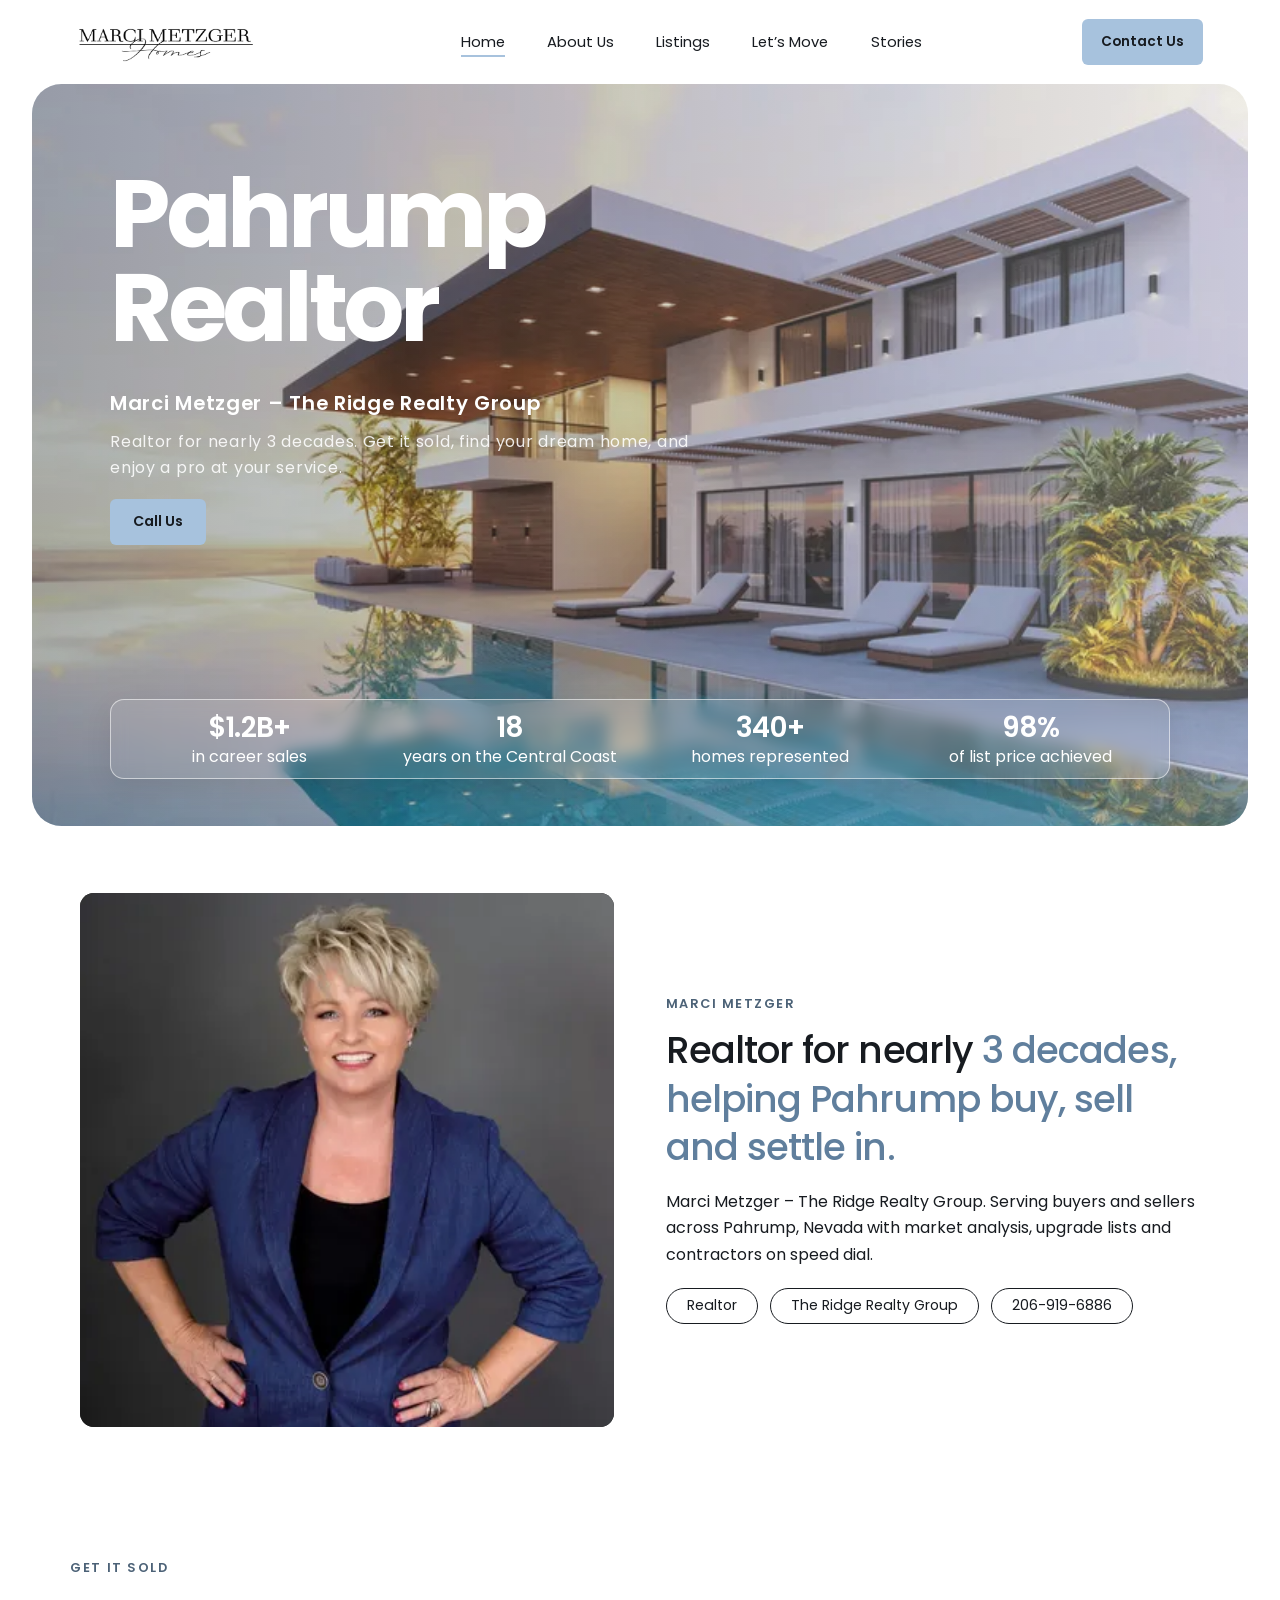
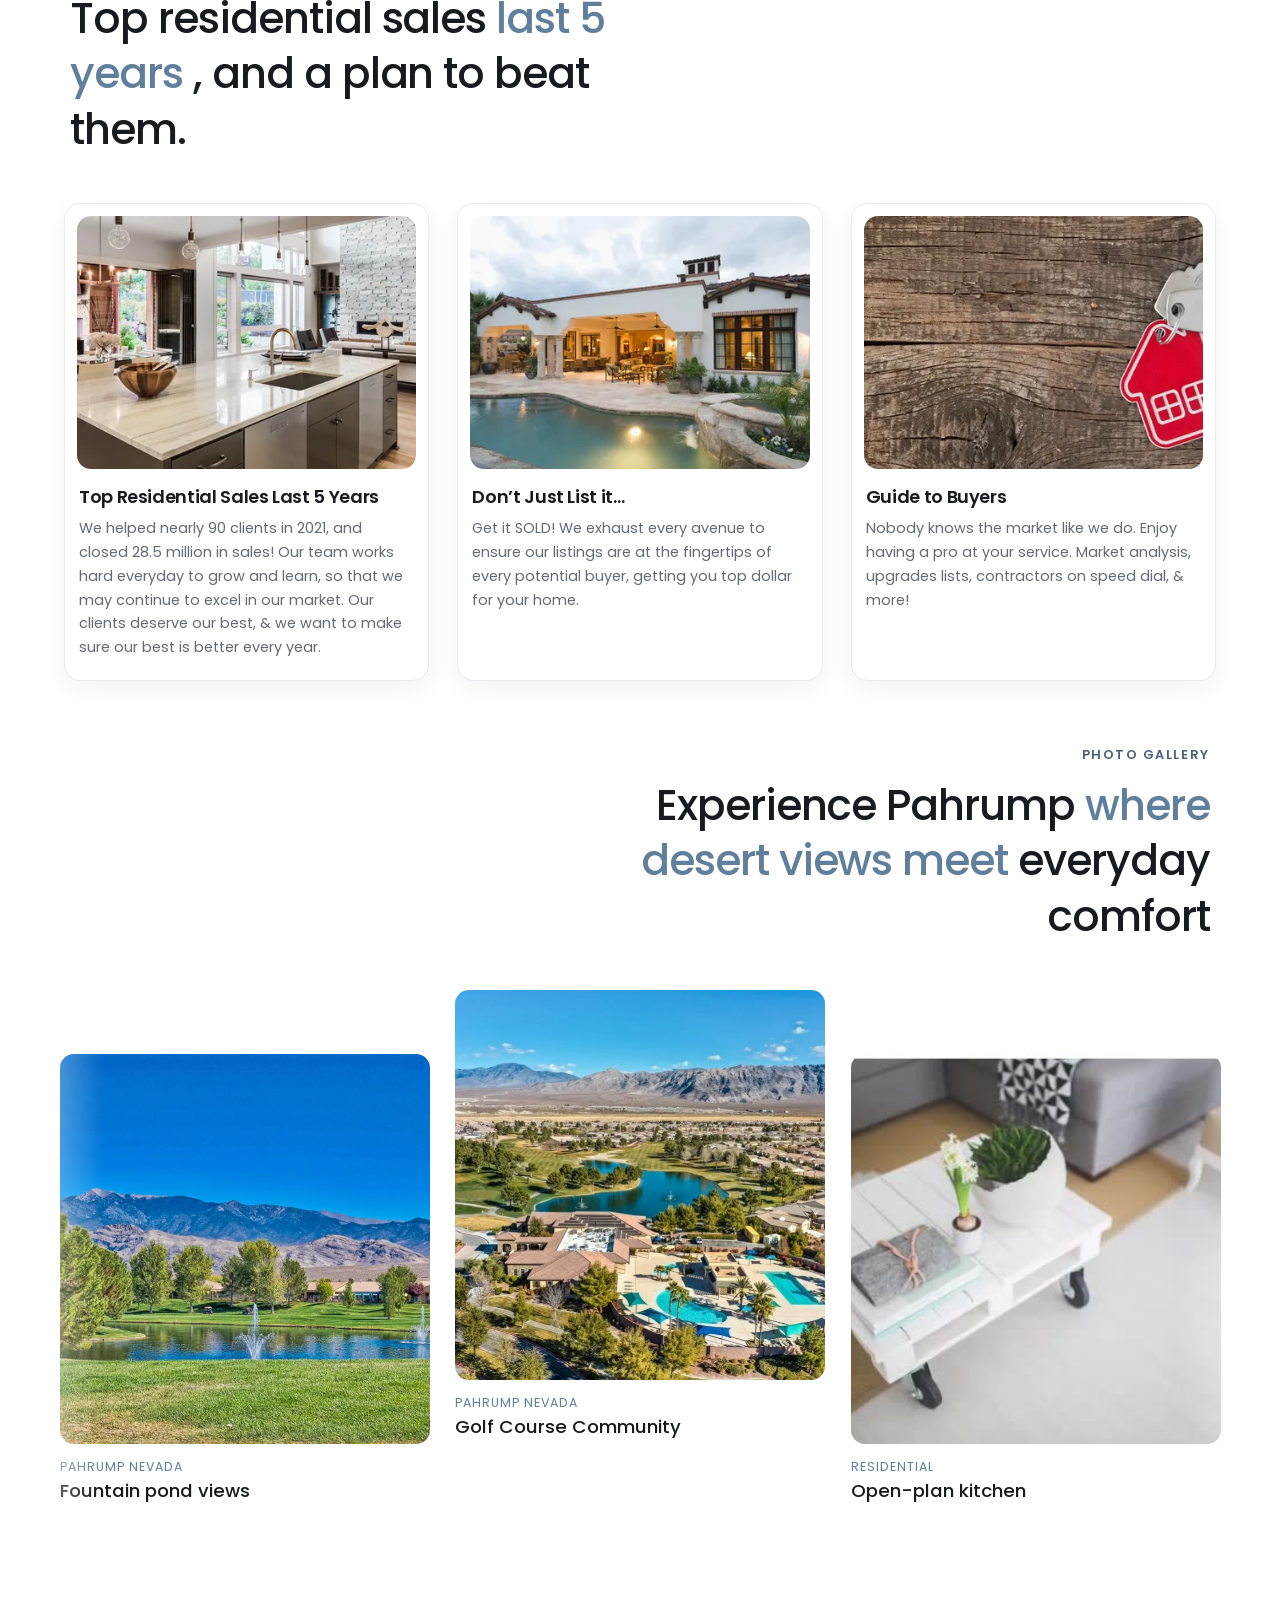
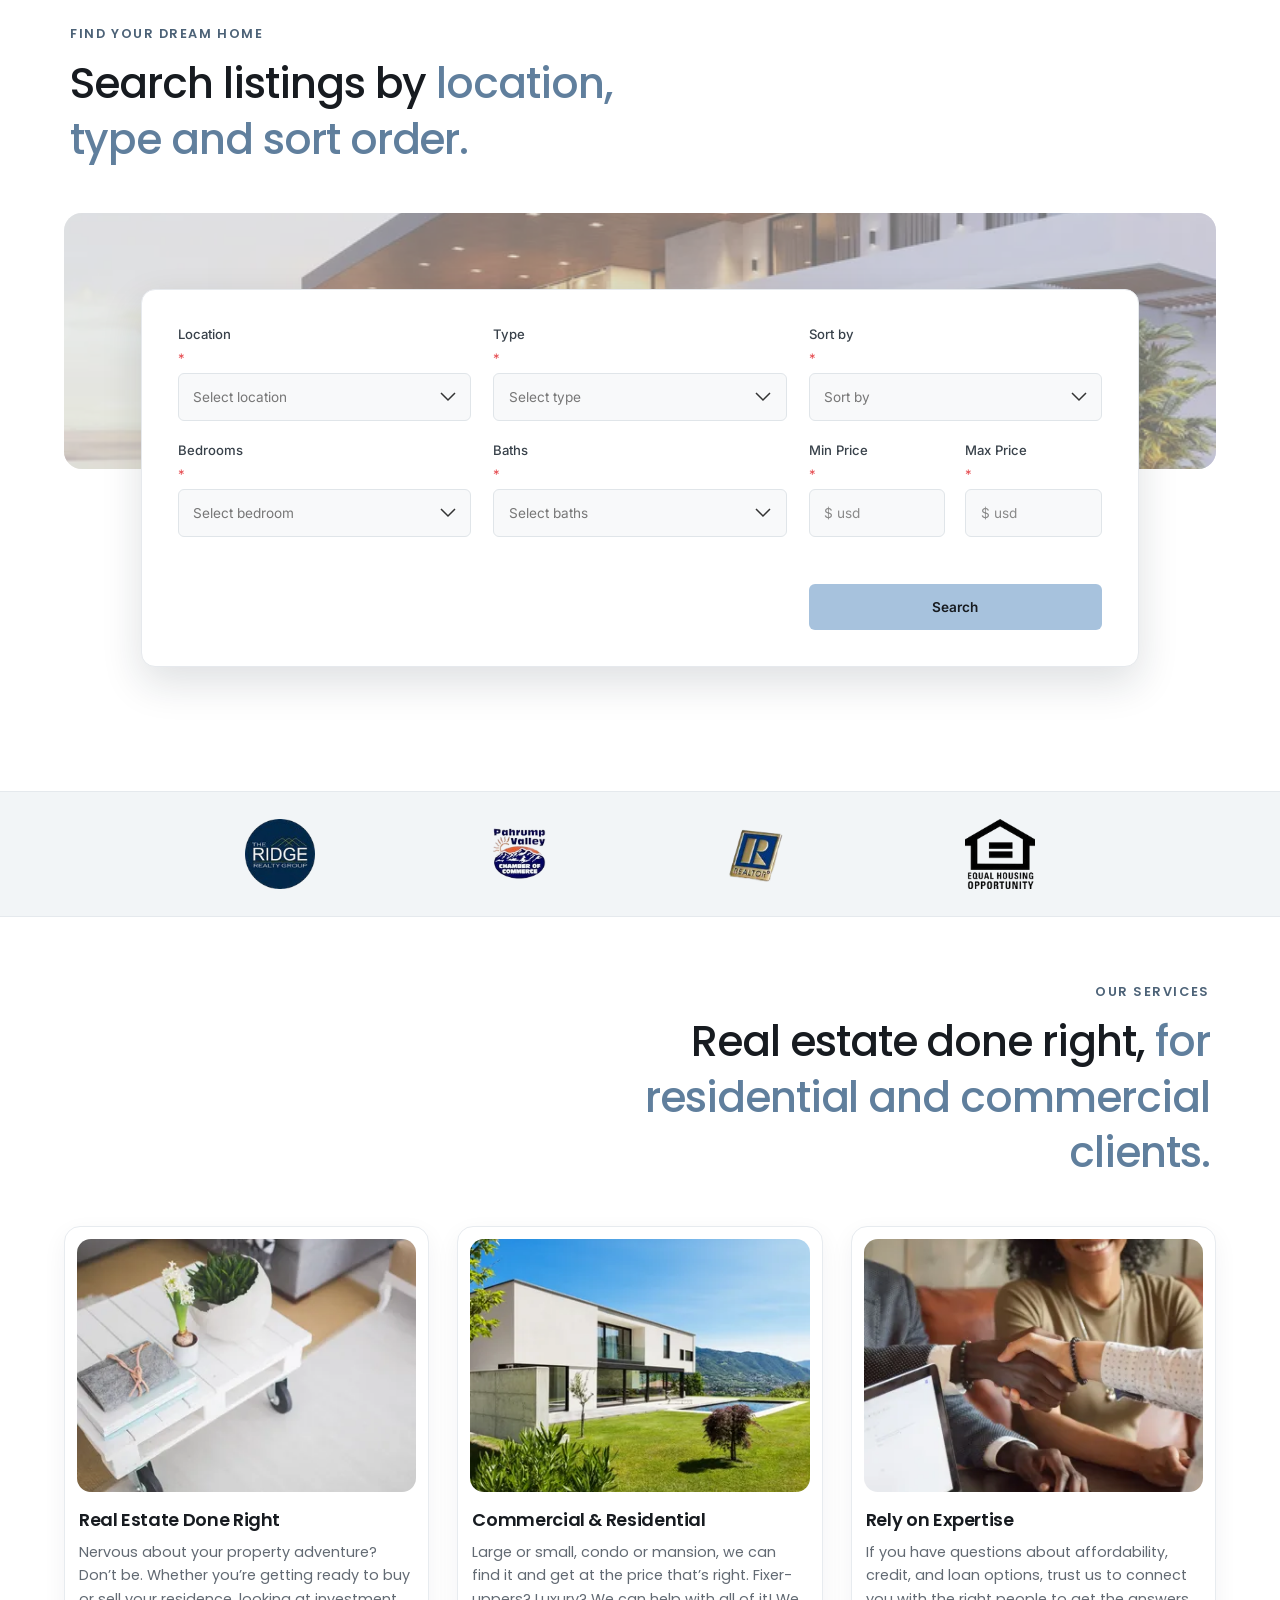
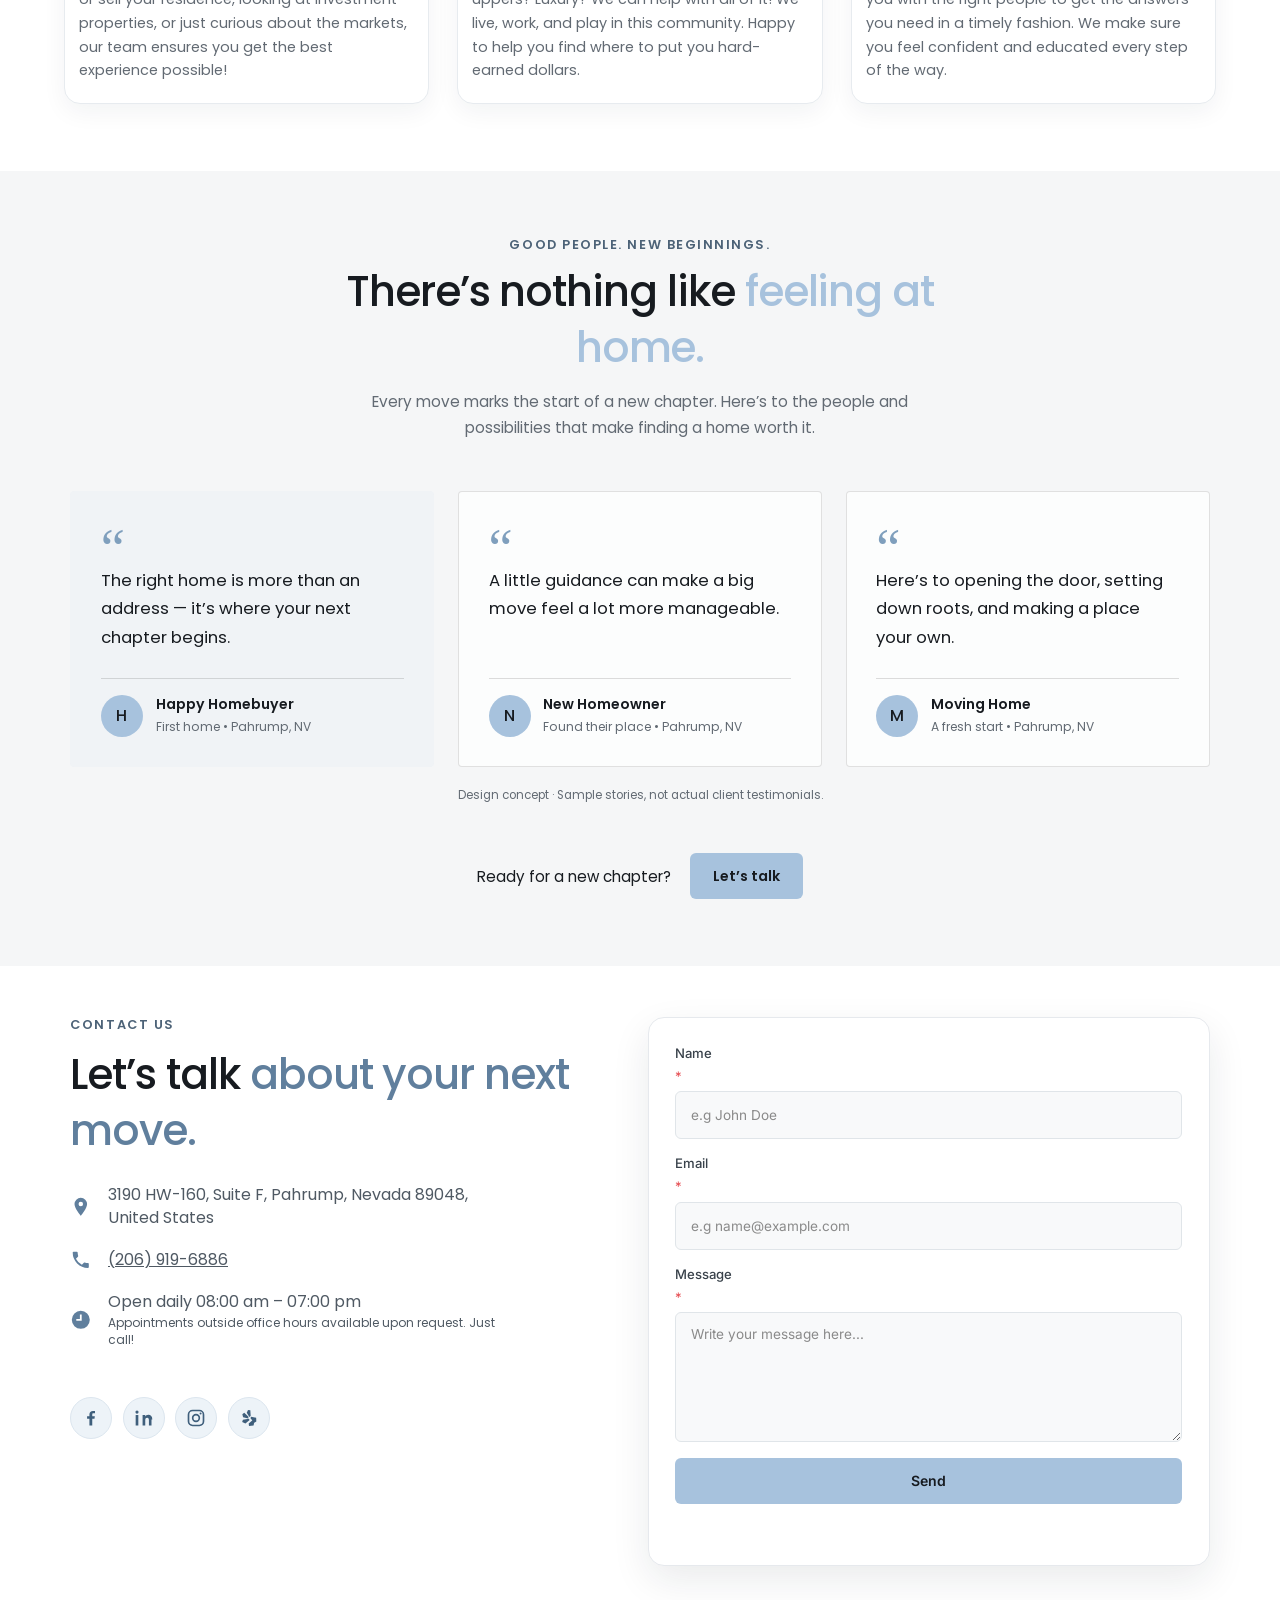
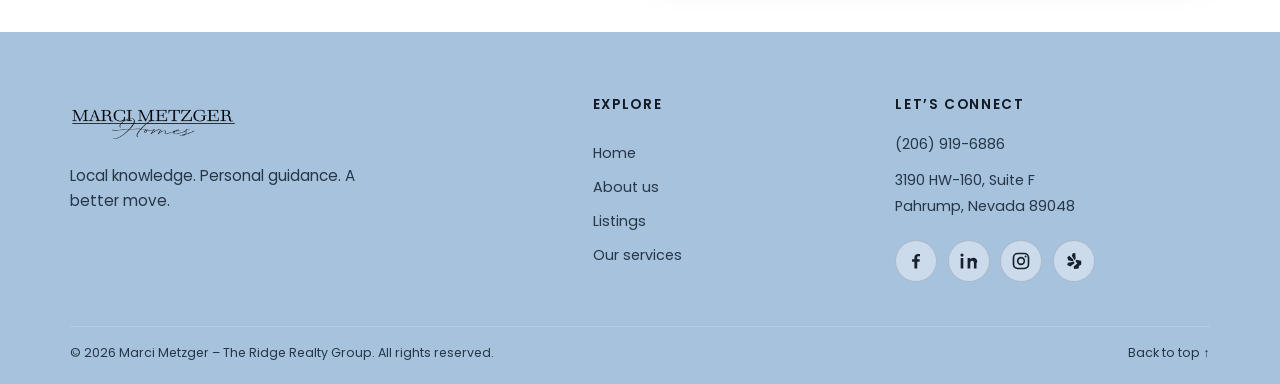
<file: index-single-file.html>
<!DOCTYPE html>
<html lang="en">
 <head>
  <meta charset="utf-8"/>
  <meta content="width=device-width,initial-scale=1,viewport-fit=cover" name="viewport"/>
  <title>
   Marci Metzger Homes | Pahrump Realtor
  </title>
  <link href="https://fonts.googleapis.com" rel="preconnect"/>
  <link crossorigin="" href="https://fonts.gstatic.com" rel="preconnect"/>
  <link href="https://fonts.googleapis.com/css2?family=Poppins:wght@400;500;600;700&amp;family=Inter:wght@400;500&amp;display=swap" rel="stylesheet"/>
  <style>
:root {
    --ink:#111;
    --blue:#a7c2dd;
    --band:#eaf0f5;
    --cream:#f4f1eb;
    --mute:#5b5b5b;
    --sh:0 4px 6px rgba(0,0,0,.22);
    box-sizing:border-box
}
*,*::before,*::after {
    box-sizing:inherit;
    margin:0
}
html {
    scroll-behavior:smooth;
    scroll-padding-top:100px
}
body {
    font:400 16px/1.6 Poppins,"Helvetica Neue",Arial,sans-serif;
    color:var(--ink);
    background:#fff;
    overflow-x:hidden;
    padding-top:126px
}
img {
    display:block;
    max-width:100%
}
a {
    color:inherit;
    text-decoration:none
}
:focus-visible {
    outline:2px solid #5b84b1;
    outline-offset:3px
}
.wrap {
    width:min(100% - 2*clamp(1rem,5vw,5rem),1204px);
    margin-inline:auto
}
section {
    padding-block:clamp(2.5rem,6.5vw,6rem)
}
.label {
    display:block;
    font-size:clamp(1.05rem,1.8vw,1.62rem);
    text-transform:uppercase;
    line-height:1.4;
    margin-bottom:clamp(.6rem,1.8vw,1.6rem)
}
h2 {
    font-size:clamp(1.5rem,2.78vw,2.5rem);
    line-height:1.5;
    font-weight:400;
    max-width:15em
}
h2 em {
    font-style:normal;
    color:var(--blue)
}
.head {
    margin-bottom:clamp(1.8rem,4.5vw,4.2rem)
}
.head.r {
    text-align:right
}
.head.r h2 {
    margin-left:auto
}
.btn {
    display:inline-flex;
    align-items:center;
    justify-content:center;
    height:38px;
    padding:0 1.7rem;
    background:var(--blue);
    color:var(--ink);
    border:0;
    border-radius:4px;
    font:400 .88rem Poppins,sans-serif;
    cursor:pointer;
    transition:transform .25s,box-shadow .25s,background .25s
}
.btn:hover {
    transform:translateY(-2px);
    box-shadow:0 8px 18px rgba(91,132,177,.35);
    background:#97b6d6
}
.pill {
    display:inline-flex;
    align-items:center;
    height:40px;
    border:1px solid var(--ink);
    border-radius:99px;
    padding:0 1.7rem;
    font-size:.88rem
}
nav.top {
    position:fixed;
    inset:0 0 auto 0;
    z-index:50;
    height:84px;
    background:#fff;
    display:grid;
    grid-template-columns:1fr auto 1fr;
    align-items:center;
    gap:1rem;
    padding:0 clamp(1rem,6vw,86px);
    transition:box-shadow .3s
}
nav.top.scrolled {
    box-shadow:0 2px 16px rgba(20,30,50,.12)
}
.logo {
    height:clamp(2.2rem,4.3vw,3.9rem);
    width:auto
}
nav.top ul {
    display:flex;
    gap:clamp(1.2rem,3.3vw,3rem);
    list-style:none;
    padding:0;
    font-size:.92rem;
    margin-left:8vw
}
nav.top ul a {
    position:relative;
    padding:.3rem 0
}
nav.top ul a::after {
    content:"";
    position:absolute;
    left:0;
    bottom:0;
    height:2px;
    width:100%;
    background:var(--blue);
    transform:scaleX(0);
    transform-origin:left;
    transition:transform .3s
}
nav.top ul a:hover::after,nav.top ul a[aria-current]::after {
    transform:scaleX(1)
}
nav.top>.btn {
    justify-self:end;
    height:34px;
    padding:0 1.2rem;
    font-size:.85rem
}
.burger {
    display:none;
    justify-self:end;
    width:2.6rem;
    height:2.6rem;
    border-radius:50%;
    border:0;
    background:var(--band);
    cursor:pointer;
    place-content:center;
    gap:6px
}
.burger span {
    display:block;
    width:18px;
    height:2px;
    background:var(--ink);
    transition:transform .3s
}
.burger[aria-expanded=true] span:first-child {
    transform:translateY(4px) rotate(45deg)
}
.burger[aria-expanded=true] span:last-child {
    transform:translateY(-4px) rotate(-45deg)
}
.bar {
    position:fixed;
    top:0;
    left:0;
    height:3px;
    width:100%;
    background:#5b84b1;
    transform:scaleX(0);
    transform-origin:left;
    z-index:60
}
.hero {
    margin:0 clamp(.5rem,2.5vw,36px);
    border-radius:clamp(18px,2.3vw,32px);
    position:relative;
    overflow:hidden;
    min-height:clamp(600px,55.5vw,820px);
    color:#fff;
    display:flex;
    flex-direction:column;
    justify-content:space-between;
    gap:2rem;
    padding:clamp(2rem,7.3vw,105px) clamp(1.1rem,6.1vw,88px) clamp(1.2rem,3.7vw,53px);
    isolation:isolate
}
.hero>img {
    position:absolute;
    inset:0;
    width:100%;
    height:100%;
    object-fit:cover;
    object-position:left center;
    z-index:-1;
    animation:zoom 2.8s cubic-bezier(.2,.7,.2,1) both
}
h1 {
    font-size:clamp(3.2rem,8.9vw,8rem);
    line-height:.95;
    font-weight:700;
    letter-spacing:-.01em
}
h1 span {
    display:block;
    overflow:hidden;
    padding-bottom:.08em;
    margin-bottom:-.08em
}
h1 i {
    display:block;
    font-style:normal;
    animation:line 1.1s cubic-bezier(.2,.8,.2,1) .25s both
}
h1 span+span i {
    animation-delay:.4s
}
.hero b {
    display:block;
    font-weight:600;
    font-size:clamp(1rem,1.55vw,1.4rem);
    letter-spacing:.1em;
    margin:clamp(1.2rem,3.9vw,3.4rem) 0 .9rem
}
.hero p {
    max-width:38rem;
    font-size:clamp(.9rem,1.25vw,1.12rem);
    letter-spacing:.1em;
    line-height:1.8;
    color:rgba(255,255,255,.88);
    margin-bottom:1.4rem
}
.hero .copy {
    animation:rise .9s .7s both
}
.hero-stats {
    display:grid;
    grid-template-columns:repeat(4,1fr);
    align-items:center;
    text-align:center;
    padding:.7rem .5rem;
    border-radius:14px;
    background:rgba(255,255,255,.1);
    border:1px solid rgba(255,255,255,.45);
    backdrop-filter:blur(4px);
    color:var(--ink);
    animation:rise .9s 1s both
}
.hero-stats strong {
    display:block;
    font-size:clamp(1.15rem,2.2vw,2rem);
    font-weight:400;
    line-height:1.4
}
.hero-stats span {
    font-size:clamp(.72rem,1.25vw,1.12rem)
}
.about {
    display:grid;
    grid-template-columns:minmax(0,480px) 1fr;
    gap:clamp(2rem,4.6vw,66px);
    align-items:center
}
.about img {
    width:100%;
    aspect-ratio:480/478;
    object-fit:cover;
    object-position:top;
    border-radius:14px;
    background:#222
}
.about .label {
    font-size:clamp(1.1rem,1.95vw,1.75rem);
    margin-bottom:1.2rem
}
.about h2 {
    font-size:clamp(1.6rem,2.9vw,2.62rem);
    max-width:15.5em;
    margin-bottom:1.6rem
}
.about p {
    font-size:clamp(.92rem,1.25vw,1.12rem);
    max-width:36em;
    margin-bottom:1.6rem;
    line-height:1.6
}
.about .meta {
    display:flex;
    gap:1.2rem;
    flex-wrap:wrap
}
.cards {
    display:grid;
    grid-template-columns:repeat(3,1fr);
    gap:clamp(1rem,3vw,2.75rem);
    width:min(100% - 2*clamp(1rem,5vw,5rem),1204px);
    margin-inline:auto
}
.wrap .cards {
    width:auto
}
.c {
    background:#fff;
    border-radius:12px;
    box-shadow:var(--sh);
    padding:12px 12px 24px;
    transition:transform .4s,box-shadow .4s
}
.c:hover {
    transform:translateY(-6px);
    box-shadow:0 14px 28px rgba(20,30,50,.2)
}
.c .im {
    overflow:hidden;
    border-radius:12px;
    aspect-ratio:348/260;
    margin-bottom:1rem
}
.c .im img {
    width:100%;
    height:100%;
    object-fit:cover;
    transition:transform .6s
}
.c:hover .im img {
    transform:scale(1.05)
}
.c h3 {
    font-size:clamp(.95rem,1.4vw,1.25rem);
    font-weight:500;
    margin-bottom:.5rem;
    line-height:1.4
}
.c p {
    font-size:clamp(.8rem,.98vw,.88rem);
    line-height:1.65
}
.c h3,.c p {
    padding-inline:2px
}
.gal {
    overflow:hidden
}
.scroller {
    display:flex;
    align-items:flex-start;
    gap:28px;
    overflow-x:auto;
    scrollbar-width:none;
    cursor:grab;
    padding-bottom:3.5rem;
    -webkit-mask-image:linear-gradient(90deg,rgba(0,0,0,.35),#000 8%,#000 92%,rgba(0,0,0,.35));
    mask-image:linear-gradient(90deg,rgba(0,0,0,.35),#000 8%,#000 92%,rgba(0,0,0,.35))
}
.scroller::-webkit-scrollbar {
    display:none
}
.scroller.drag {
    cursor:grabbing;
    user-select:none
}
.g {
    flex:0 0 min(72vw,370px);
    transition:transform .4s
}
.g:nth-child(even) {
    margin-top:64px
}
.g:hover {
    transform:translateY(-6px)
}
.g .im {
    aspect-ratio:370/390;
    border-radius:16px;
    overflow:hidden;
    margin-bottom:.9rem
}
.g img {
    width:100%;
    height:100%;
    object-fit:cover;
    transition:transform .6s;
    pointer-events:none
}
.g:hover img {
    transform:scale(1.06)
}
.g small {
    display:block;
    color:var(--blue);
    font-size:.9rem;
    line-height:1.4
}
.g strong {
    font-weight:500;
    font-size:1.2rem;
    line-height:1.4
}
.find-area {
    position:relative;
    padding-top:clamp(70px,6.9vw,100px);
    width:min(100% - 2*clamp(1rem,5vw,5rem),1214px);
    margin-inline:auto
}
.find-area>img {
    position:absolute;
    top:0;
    left:0;
    width:100%;
    height:clamp(210px,20vw,288px);
    object-fit:cover;
    border-radius:16px
}
.find {
    position:relative;
    width:min(100% - 2*clamp(.8rem,6vw,84px),1054px);
    margin-inline:auto;
    background:#fff;
    border-radius:12px;
    box-shadow:0 4px 12px rgba(0,0,0,.25);
    padding:clamp(1.2rem,2.8vw,40px);
    display:grid;
    grid-template-columns:repeat(3,1fr);
    gap:clamp(.9rem,1.5vw,1.3rem) clamp(.9rem,1.7vw,24px)
}
.find .pr {
    display:grid;
    grid-template-columns:1fr 1fr;
    gap:20px
}
.find .btn {
    grid-column:3;
    margin-top:clamp(.6rem,2vw,1.8rem);
    font-family:Inter,sans-serif;
    font-size:.85rem
}
label {
    display:grid;
    gap:.35rem;
    font:400 .8rem Inter,sans-serif;
    color:#555
}
label b {
    color:#e5484d;
    font-weight:400
}
select,input,textarea {
    font:400 .85rem Inter,sans-serif;
    color:var(--ink);
    height:48px;
    padding:0 .9rem;
    border:1px solid transparent;
    border-radius:4px;
    background-color:var(--cream);
    width:100%
}
textarea {
    height:130px;
    padding:.8rem .9rem;
    resize:vertical
}
input::placeholder,textarea::placeholder {
    color:#8a8a8a
}
select {
    appearance:none;
    color:#777;
    background-image:url("data:image/svg+xml,%3Csvg xmlns='http://www.w3.org/2000/svg' width='16' height='10' fill='none' stroke='%23333' stroke-width='1.5'%3E%3Cpath d='m1 1 7 7 7-7'/%3E%3C/svg%3E");
    background-repeat:no-repeat;
    background-position:right .9rem center
}
select:focus,input:focus,textarea:focus {
    outline:2px solid #5b84b1;
    background-color:#fff
}
.logos {
    background:var(--band);
    height:126px;
    display:grid;
    grid-template-columns:repeat(4,minmax(0,240px));
    justify-content:center;
    align-items:center;
    justify-items:center;
    margin-top:clamp(2.5rem,9.7vw,140px)
}
.logos img {
    height:clamp(3rem,5.5vw,5rem);
    width:auto;
    mix-blend-mode:multiply;
    transition:transform .3s
}
.logos img:hover {
    transform:scale(1.1)
}
.contact {
    display:grid;
    grid-template-columns:1fr minmax(0,562px);
    gap:clamp(2rem,5vw,70px);
    align-items:start
}
.contact .label {
    font-size:clamp(1.3rem,2.2vw,2rem)
}
.contact h2 {
    max-width:12em;
    margin-bottom:1.6rem
}
.contact ul {
    list-style:none;
    padding:0;
    display:grid;
    gap:1.1rem;
    margin-bottom:3rem;
    font-size:1rem;
    line-height:1.4
}
.contact li {
    display:flex;
    gap:1rem;
    align-items:center;
    max-width:28rem
}
.contact li svg {
    flex:none;
    width:1.2rem;
    height:1.2rem
}
.contact small {
    display:block;
    font-size:.75rem;
    margin-top:.1rem
}
.soc {
    display:flex;
    gap:14px
}
.soc a {
    transition:transform .3s
}
.soc a:hover {
    transform:translateY(-3px)
}
.soc img {
    width:36px;
    height:36px
}
.form {
    background:#fff;
    border-radius:12px;
    box-shadow:0 4px 8px rgba(0,0,0,.25);
    padding:clamp(1.2rem,2.1vw,30px);
    display:grid;
    gap:1.1rem
}
.form .btn {
    width:100%;
    font-family:Inter,sans-serif
}
footer {
    background:var(--blue);
    padding:clamp(3rem,5.5vw,80px) 0 clamp(3rem,7.5vw,108px)
}
footer .in {
    width:min(100% - 2*clamp(1rem,5vw,5rem),1214px);
    margin-inline:auto;
    display:grid;
    gap:1.6rem;
    justify-items:start
}
footer .logo {
    height:clamp(2.6rem,4.5vw,4rem);
    mix-blend-mode:multiply
}
footer p {
    font-size:1.1rem
}
@keyframes rise {
    from {
        opacity:0;
        transform:translateY(24px)
    }
}
@keyframes line {
    from {
        transform:translateY(105%)
    }
}
@keyframes zoom {
    from {
        transform:scale(1.14)
    }
}
.rv {
    opacity:0;
    transform:translateY(28px);
    transition:opacity .8s cubic-bezier(.2,.7,.2,1) var(--d,0s),transform .8s cubic-bezier(.2,.7,.2,1) var(--d,0s)
}
.rv.in {
    opacity:1;
    transform:none
}
@media(max-width:900px) {
    body {
        padding-top:96px
    }
    nav.top {
        grid-template-columns:1fr auto
    }
    nav.top>.btn {
        display:none
    }
    .burger {
        display:grid
    }
    nav.top ul {
        position:absolute;
        top:100%;
        left:.8rem;
        right:.8rem;
        flex-direction:column;
        gap:0;
        margin:0;
        background:#fff;
        box-shadow:var(--sh);
        border-radius:16px;
        padding:.5rem;
        opacity:0;
        pointer-events:none;
        transform:translateY(-8px);
        transition:.3s
    }
    nav.top ul.open {
        opacity:1;
        pointer-events:auto;
        transform:none
    }
    nav.top ul a {
        display:block;
        padding:.8rem 1rem
    }
    .hero {
        min-height:560px
    }
    .about,.contact,.cards {
        grid-template-columns:1fr
    }
    .about img {
        max-width:26rem
    }
    .hero-stats {
        grid-template-columns:1fr 1fr;
        row-gap:.6rem
    }
    .find {
        grid-template-columns:1fr 1fr
    }
    .find .btn {
        grid-column:1/-1
    }
    .logos {
        grid-template-columns:1fr 1fr;
        height:auto;
        padding:1.4rem 0;
        row-gap:1rem
    }
    .head.r {
        text-align:left
    }
    .head.r h2 {
        margin-left:0
    }
    .g:nth-child(even) {
        margin-top:40px
    }
}
@media(max-width:520px) {
    .find,.find .pr {
        grid-template-columns:1fr
    }
    .hero>img {
        object-position:30% center
    }
}
@media(prefers-reduced-motion:reduce) {
    *,*::before,*::after {
        animation:none!important;
        transition:none!important
    }
    .rv {
        opacity:1;
        transform:none
    }
}


/* Consistent visual polish: stronger hierarchy, balanced spacing and responsive components. */
:root {
    --ink: #171b20;
    --blue: #a7c2dd;
    --band: #f0f3f6;
    --cream: #f5f6f7;
    --mute: #626a73;
    --sh: 0 12px 32px rgba(18, 30, 44, .10);
}
body { color: var(--ink); line-height: 1.7; }
section { padding-block: clamp(3.5rem, 7vw, 6.75rem); }
.wrap { width: min(100% - 2 * clamp(1.25rem, 5.5vw, 5.5rem), 1204px); }
.label { letter-spacing: .12em; font-size: clamp(.78rem, 1vw, .9rem); font-weight: 600; color: #4c6277; margin-bottom: .85rem; }
h2 { font-size: clamp(1.8rem, 3.3vw, 3rem); line-height: 1.2; letter-spacing: -.035em; font-weight: 500; }
h2 em { color: #607f9d; }
.head { margin-bottom: clamp(2rem, 4vw, 3.5rem); }
.btn { min-height: 46px; height: auto; padding: .75rem 1.45rem; border-radius: 6px; font-weight: 600; }
.btn:hover { background: #91b0cf; }
.hero { min-height: clamp(620px, 58vw, 800px); padding: clamp(2.5rem, 6vw, 5.5rem) clamp(1.25rem, 6.1vw, 5.5rem) clamp(1.5rem, 3.7vw, 3.25rem); }
.hero>img { z-index: -2; object-position: center; }
.hero::before { content: ""; position: absolute; inset: 0; z-index: -1; pointer-events: none; background: linear-gradient(90deg, rgba(0,0,0,.94) 0%, rgba(0,0,0,.78) 30%, rgba(232,232,232,.30) 100%); }
.hero h1 { font-size: clamp(3.25rem, 7.5vw, 7rem); letter-spacing: -.045em; line-height: .98; }
.hero b { letter-spacing: .035em; }
.hero p { letter-spacing: .01em; }
.hero-stats { color: #fff; background: rgba(0,0,0,.25); border: 1px solid rgba(255,255,255,.42); backdrop-filter: blur(10px); padding: 1rem .75rem; }
.hero-stats strong { color: #fff; font-weight: 600; letter-spacing: -.025em; }
.hero-stats span { color: rgba(255,255,255,.96); }
.about { gap: clamp(2.5rem, 6vw, 5.5rem); }
.about img, .c .im, .g .im { border-radius: 14px; }
.cards { gap: clamp(1.25rem, 2.4vw, 2rem); }
.c { padding: clamp(.75rem, 1.2vw, 1rem); border: 1px solid #e7ebef; border-radius: 16px; box-shadow: 0 8px 24px rgba(22,35,48,.055); background: #fff; }
.c h3 { font-size: clamp(1.05rem, 1.4vw, 1.25rem); font-weight: 600; letter-spacing: -.02em; }
.c p { color: var(--mute); font-size: .9rem; line-height: 1.75; }
.scroller { gap: clamp(1rem, 2vw, 1.75rem); padding-inline: clamp(1rem, 5vw, 5rem); }
.g { flex-basis: min(72vw, 370px); }
.g small { color: #607f9d; font-size: .78rem; text-transform: uppercase; letter-spacing: .08em; }
.g strong { display: block; margin-top: .15rem; font-size: 1.15rem; }
.find-area { padding-top: clamp(78px, 7.5vw, 110px); }
.find-area>img { border-radius: 18px; z-index: 0; }
.find-area::before { content: ""; position: absolute; z-index: 1; top: 0; left: 0; width: 100%; height: clamp(210px,20vw,288px); border-radius: 18px; background: rgba(217,217,217,.49); pointer-events: none; }
.find { z-index: 2; gap: clamp(1rem, 1.7vw, 1.4rem); border: 1px solid #e6e9ed; border-radius: 14px; box-shadow: 0 16px 40px rgba(22,35,48,.14); }
label { gap: .45rem; color: #38414a; font-size: .82rem; font-weight: 500; }
select, input, textarea { border-color: #e0e5e9; border-radius: 6px; background-color: #f8f9fa; }
.logos { background: #f2f5f7; border-block: 1px solid #e5e9ed; }
.contact { gap: clamp(2.5rem, 6vw, 5.5rem); align-items: start; }
.contact ul { color: #4f5963; gap: 1.25rem; }
.contact li svg { color: #607f9d; width: 1.35rem; height: 1.35rem; }
.form { border: 1px solid #e6e9ed; border-radius: 16px; box-shadow: 0 14px 38px rgba(22,35,48,.09); gap: 1.2rem; }
.soc { display: flex; align-items: center; gap: .65rem; }
.social-link { display: inline-grid; place-items: center; width: 42px; height: 42px; border-radius: 50%; background: rgba(167,194,221,.18); color: #eaf2f9; border: 1px solid rgba(255,255,255,.2); transition: transform .25s, background .25s, color .25s; }
.social-link svg { width: 20px; height: 20px; display: block; }
.contact .social-link { color: #3f5f7c; background: #edf3f8; border-color: #dce6ef; }
.social-link:hover { transform: translateY(-3px); background: var(--blue); color: #17212b; }
.site-footer { margin-top: 1rem; background: #17212b; color: #f4f6f8; padding: clamp(3rem, 6vw, 5rem) 0 1.25rem; }
.footer-top { width: min(100% - 2 * clamp(1.25rem, 5.5vw, 5.5rem), 1204px); margin-inline: auto; display: grid; grid-template-columns: 1.5fr .8fr 1fr; gap: clamp(2rem, 5vw, 5rem); padding-bottom: clamp(2rem, 4vw, 3.5rem); }
.footer-brand .logo { height: clamp(2.5rem, 4vw, 3.5rem); width: auto; max-width: 100%; object-fit: contain; mix-blend-mode: normal; object-position: left center; }
.footer-brand p { max-width: 19rem; color: #c3ccd5; font-size: .95rem; margin-top: 1rem; }
.footer-top h2 { font-size: .85rem; text-transform: uppercase; letter-spacing: .12em; font-weight: 600; margin-bottom: 1.1rem; color: #fff; }
.footer-nav { display: grid; align-content: start; justify-items: start; gap: .65rem; }
.footer-nav a, .footer-contact > a, .footer-contact p { color: #c3ccd5; font-size: .9rem; transition: color .2s; }
.footer-nav a:hover, .footer-contact > a:hover, .footer-bottom a:hover { color: #fff; }
.footer-contact p { margin: .75rem 0 1.25rem; line-height: 1.8; }
.footer-bottom { width: min(100% - 2 * clamp(1.25rem, 5.5vw, 5.5rem), 1204px); margin-inline: auto; padding-top: 1.2rem; border-top: 1px solid rgba(255,255,255,.16); display: flex; justify-content: space-between; align-items: center; gap: 1rem; }
.footer-bottom p, .footer-bottom a { color: #aeb9c4; font-size: .78rem; }
.footer-bottom a { white-space: nowrap; }
@media(max-width:900px) {
 .hero { min-height: 620px; }
 .footer-top { grid-template-columns: 1fr 1fr; }
 .footer-brand { grid-column: 1 / -1; }
}
@media(max-width:520px) {
 .hero { min-height: 680px; }
 .hero::before { background: linear-gradient(90deg, rgba(0,0,0,.9) 0%, rgba(0,0,0,.72) 55%, rgba(232,232,232,.18) 100%); }
 .hero-stats { gap: .6rem .25rem; padding: .8rem .4rem; }
 .hero-stats span { display: block; line-height: 1.4; }
 .footer-top { grid-template-columns: 1fr; gap: 2rem; }
 .footer-brand { grid-column: auto; }
 .footer-bottom { align-items: flex-start; flex-direction: column; }
}

  

/* Hero treatment: preserve the reference image, subtle gradient, and glass statistics panel. */
.hero { color: #fff; }
.hero::before {
  background: linear-gradient(90deg, rgba(0, 0, 0, 0.30) 0%, rgba(232, 232, 232, 0.30) 100%);
}
.hero-stats {
  color: #fff;
  background: rgba(255, 255, 255, 0.10);
  border: 1px solid rgba(255, 255, 255, 0.55);
  -webkit-backdrop-filter: blur(8px);
  backdrop-filter: blur(8px);
  box-shadow: 0 8px 28px rgba(0, 0, 0, 0.08);
}
.hero-stats strong,
.hero-stats span { color: #fff; }
@media (max-width: 520px) {
  .hero::before {
    background: linear-gradient(90deg, rgba(0, 0, 0, 0.30) 0%, rgba(232, 232, 232, 0.30) 100%);
  }
}

/* Consistent section eyebrow sizing and light-blue footer for the black logo. */
#about .label, #contact .label, .head .label { font-size: clamp(.78rem, 1vw, .9rem); letter-spacing: .12em; font-weight: 600; margin-bottom: .85rem; }
.site-footer { background: #a7c2dd; color: #111820; }
.site-footer .footer-brand p, .site-footer .footer-nav a, .site-footer .footer-contact > a, .site-footer .footer-contact p, .site-footer .footer-bottom { color: #263747; }
.site-footer .footer-top h2 { color: #111820; }
.site-footer .social-link { color: #17212b; background: rgba(255,255,255,.42); border-color: rgba(23,33,43,.18); }
.site-footer .social-link:hover { color: #fff; background: #17212b; }
.site-footer a:hover { color: #000; }



/* Final spacing and typography refinement */
html {
  scroll-padding-top: 84px;
}
body {
  padding-top: 84px;
  font-size: 15px;
  line-height: 1.65;
}
nav.top {
  height: 84px;
}
.hero {
  margin-top: 0;
  gap: clamp(1rem, 2vw, 1.5rem);
  padding-top: clamp(1.75rem, 6.5vw, 5.75rem);
}
.hero .copy {
  max-width: 39rem;
}
.hero b {
  margin-top: clamp(1rem, 2.6vw, 2.25rem);
  margin-bottom: .7rem;
  line-height: 1.45;
}
.hero p {
  line-height: 1.65;
  letter-spacing: .045em;
  margin-bottom: 1.1rem;
}
.hero-stats {
  padding: .6rem .5rem;
  line-height: 1.4;
}
.hero-stats strong {
  line-height: 1.25;
}
.hero-stats span {
  display: block;
  line-height: 1.45;
}
section {
  padding-block: clamp(2.5rem, 5.2vw, 4.75rem);
}
.label {
  line-height: 1.3;
  margin-bottom: .65rem;
}
h2 {
  line-height: 1.32;
  letter-spacing: -.025em;
}
.head {
  margin-bottom: clamp(1.5rem, 3.5vw, 3rem);
}
.about {
  gap: clamp(1.75rem, 4vw, 3.75rem);
}
.about h2 {
  line-height: 1.3;
  margin-bottom: 1.1rem;
}
.about p {
  line-height: 1.65;
  margin-bottom: 1.25rem;
}
.about .meta {
  gap: .75rem;
}
.pill {
  height: 36px;
  padding-inline: 1.25rem;
}
.cards {
  gap: clamp(1rem, 2.2vw, 2rem);
}
.c {
  padding: 12px 12px 20px;
}
.c h3 {
  line-height: 1.35;
}
.c p {
  line-height: 1.65;
}
.find-area {
  padding-top: clamp(3.5rem, 6vw, 5rem);
}
.contact {
  gap: clamp(1.75rem, 4vw, 3.75rem);
}
.form {
  gap: 1rem;
}
.site-footer {
  margin-top: 0;
  padding-top: clamp(2.5rem, 5vw, 4rem);
}
.footer-top {
  gap: clamp(1.5rem, 4vw, 3.5rem);
  padding-bottom: clamp(1.75rem, 3.5vw, 2.75rem);
}
.footer-bottom {
  padding-top: 1rem;
}
.footer-bottom p,
.footer-bottom a {
  color: #263747;
}
@media (max-width: 900px) {
  body { padding-top: 76px; }
  html { scroll-padding-top: 76px; }
  nav.top { height: 76px; }
  .hero { padding-top: clamp(2rem, 6vw, 3.5rem); }
}
@media (max-width: 520px) {
  body { padding-top: 70px; }
  html { scroll-padding-top: 70px; }
  nav.top { height: 70px; }
  .hero {
    margin-inline: .5rem;
    padding: 1.75rem 1rem 1rem;
    gap: 1rem;
  }
  .hero h1 {
    font-size: clamp(2.8rem, 14vw, 4rem);
    line-height: .98;
  }
  .hero b {
    font-size: .95rem;
    letter-spacing: .045em;
    margin-top: 1rem;
  }
  .hero p {
    font-size: .88rem;
    letter-spacing: .02em;
    line-height: 1.55;
  }
  .hero-stats strong { font-size: clamp(1rem, 4.5vw, 1.35rem); }
  .hero-stats span { font-size: .68rem; }
  section { padding-block: 2.5rem; }
  .label { margin-bottom: .55rem; }
  .head { margin-bottom: 1.5rem; }
  .about { gap: 1.5rem; }
  .about h2 { margin-bottom: .9rem; }
  .footer-top { gap: 1.5rem; }
}



/* About section: balance the image and copy with equal outer margins */
.wrap.about {
  width: min(100% - 2 * clamp(1.25rem, 5vw, 5rem), 1120px);
  margin-inline: auto;
  grid-template-columns: minmax(0, 1fr) minmax(0, 1fr);
  gap: clamp(2rem, 4vw, 3.5rem);
  align-items: center;
}
.wrap.about > img {
  display: block;
  width: 100%;
  max-width: none;
  aspect-ratio: 1 / 1;
  object-fit: cover;
}
.wrap.about > div {
  min-width: 0;
}
.wrap.about h2,
.wrap.about p {
  max-width: none;
}
@media (max-width: 900px) {
  .wrap.about {
    width: min(100% - 2 * clamp(1rem, 4vw, 2rem), 680px);
    grid-template-columns: minmax(0, 1fr);
    gap: 1.75rem;
  }
  .wrap.about > img {
    width: 100%;
    max-width: 26rem;
  }
}


/* Homebuyer stories — styled to match the site's simple typography and blue/cream palette */
.homebuyer-feedback {
  background: var(--cream);
  position: relative;
  overflow: hidden;
}
.feedback-heading {
  max-width: 720px;
  margin: 0 auto clamp(2rem, 4vw, 3.5rem);
  text-align: center;
}

.feedback-heading h2 {
  max-width: 100%;
  margin: 0 auto .85rem;
}
.feedback-heading h2 em { color: var(--blue); }
.feedback-heading > p {
  max-width: 570px;
  margin: 0 auto;
  color: var(--mute);
  font-size: .96rem;
}
.feedback-grid {
  display: grid;
  grid-template-columns: repeat(3, minmax(0, 1fr));
  gap: clamp(1rem, 2vw, 1.5rem);
}
.feedback-card {
  min-width: 0;
  display: flex;
  flex-direction: column;
  padding: clamp(1.3rem, 2.3vw, 1.9rem);
  background: rgba(255,255,255,.72);
  border: 1px solid rgba(17,17,17,.12);
  border-radius: 4px;
  box-shadow: none;
}
.feedback-card-featured {
  background: var(--band);
  border-color: transparent;
}
.feedback-mark {
  color: #7f9fbd;
  font-family: Georgia, serif;
  font-size: 3.4rem;
  line-height: 1;
  height: 2.35rem;
}
.feedback-quote {
  flex: 1;
  margin: .5rem 0 1.6rem;
  font-family: inherit;
  font-size: clamp(1rem, 1.3vw, 1.12rem);
  line-height: 1.7;
}
.feedback-person {
  display: flex;
  align-items: center;
  gap: .8rem;
  border-top: 1px solid rgba(17,17,17,.14);
  padding-top: 1rem;
}
.feedback-avatar {
  box-sizing: border-box;
  flex: 0 0 42px;
  width: 42px;
  height: 42px;
  padding: 0;
  display: inline-flex;
  align-items: center;
  justify-content: center;
  text-align: center;
  line-height: 1;
  font-family: Poppins, "Helvetica Neue", Arial, sans-serif;
  font-size: 1rem;
  border-radius: 50%;
  background: var(--blue);
  color: var(--ink);
  font-weight: 500;
}
.feedback-person strong, .feedback-person div > span { display: block; }
.feedback-person strong { font-size: .88rem; font-weight: 600; line-height: 1.4; }
.feedback-person div > span { color: var(--mute); font-size: .76rem; line-height: 1.5; margin-top: .15rem; }
.feedback-demo-note {
  text-align: center;
  color: var(--mute);
  font-size: .72rem;
  margin-top: 1.2rem;
}
.feedback-cta {
  display: flex;
  align-items: center;
  justify-content: center;
  gap: 1.2rem;
  margin-top: clamp(2rem, 4vw, 3rem);
}
.feedback-cta > span { font-size: .95rem; }
@media (max-width: 850px) {
  .feedback-grid { grid-template-columns: repeat(2, minmax(0, 1fr)); }
  .feedback-card-featured { grid-column: 1 / -1; }
}
@media (max-width: 560px) {
  .feedback-grid { grid-template-columns: minmax(0, 1fr); }
  .feedback-card-featured { grid-column: auto; }
  .feedback-cta { flex-direction: column; gap: .8rem; }
  .feedback-cta .btn { min-width: 150px; }
}
</style>
 </head>
 <body>


  <nav class="top">
   <a href="#home">
    <img alt="Marci Metzger Homes" class="logo" src="assets/images/logo.webp"/>
   </a>
   <ul>
    <li>
     <a href="#home">
      Home
     </a>
    </li>
    <li>
     <a href="#about">
      About Us
     </a>
    </li>
    <li>
     <a href="#listings">
      Listings
     </a>
    </li>
    <li>
     <a href="#move">
      Let&rsquo;s Move
     </a>
    </li>
    <li>
     <a href="#homebuyer-stories">
      Stories
     </a>
    </li>
    
   </ul>
   <a class="btn" href="#contact">
    Contact Us
   </a>
   <button aria-expanded="false" aria-label="Menu" class="burger">
    <span>
    </span>
    <span>
    </span>
   </button>
  </nav>
  <div class="bar">
  </div>


  <header class="hero" id="home">
   <img alt="Modern villa with a pool at dusk" src="assets/images/hero2.webp"/>
   <div>
    <h1>
     <span>
      <i>
       Pahrump
      </i>
     </span>
     <span>
      <i>
       Realtor
      </i>
     </span>
    </h1>
    <div class="copy">
     <b>
      Marci Metzger &ndash; The Ridge Realty Group
     </b>
     <p>
      Realtor for nearly 3 decades. Get it sold, find your dream home, and enjoy a pro at your service.
     </p>
     <a class="btn" href="tel:2069196886">
      Call Us
     </a>
    </div>
   </div>
   <div class="hero-stats">
    <div>
     <strong data-count="1.2" data-dec="1" data-pre="$" data-suf="B+">
      $1.2B+
     </strong>
     <span>
      in career sales
     </span>
    </div>
    <div>
     <strong data-count="18">
      18
     </strong>
     <span>
      years on the Central Coast
     </span>
    </div>
    <div>
     <strong data-count="340" data-suf="+">
      340+
     </strong>
     <span>
      homes represented
     </span>
    </div>
    <div>
     <strong data-count="98" data-suf="%">
      98%
     </strong>
     <span>
      of list price achieved
     </span>
    </div>
   </div>
  </header>


  <section id="about">
   <div class="wrap about">
    <img alt="Marci Metzger" src="assets/images/portrait.webp"/>
    <div>
     <span class="label">
      Marci Metzger
     </span>
     <h2>
      Realtor for nearly
      <em>
       3 decades, helping Pahrump buy, sell and settle in.
      </em>
      
     </h2>
     <p>
      Marci Metzger &ndash; The Ridge Realty Group. Serving buyers and sellers across Pahrump, Nevada with market analysis, upgrade lists and contractors on speed dial.
     </p>
     <div class="meta">
      <span class="pill">
       Realtor
      </span>
      <span class="pill">
       The Ridge Realty Group
      </span>
      <a class="pill" href="tel:2069196886">
       206-919-6886
      </a>
     </div>
    </div>
   </div>
  </section>
  <section id="move">
   <div class="wrap">
    <div class="head">
     <span class="label">
      Get it sold
     </span>
     <h2>
      Top residential sales
      <em>
       last 5 years
      </em>
      , and a plan to beat them.
     </h2>
    </div>
   </div>
   <div class="cards">
    <article class="c">
     <div class="im">
      <img alt="Bright modern kitchen with a marble island" src="assets/images/s1.webp"/>
     </div>
     <h3>
      Top Residential Sales Last 5 Years
     </h3>
     <p>
      We helped nearly 90 clients in 2021, and closed 28.5 million in sales! Our team works hard everyday to grow and learn, so that we may continue to excel in our market. Our clients deserve our best, &amp; we want to make sure our best is better every year.
     </p>
    </article>
    <article class="c">
     <div class="im">
      <img alt="Spanish-style villa with a lit pool at dusk" src="assets/images/s2.webp"/>
     </div>
     <h3>
      Don&rsquo;t Just List it&hellip;
     </h3>
     <p>
      Get it SOLD! We exhaust every avenue to ensure our listings are at the fingertips of every potential buyer, getting you top dollar for your home.
     </p>
    </article>
    <article class="c">
     <div class="im">
      <img alt="Red house-shaped key tag on weathered wood" src="assets/images/s3.webp"/>
     </div>
     <h3>
      Guide to Buyers
     </h3>
     <p>
      Nobody knows the market like we do. Enjoy having a pro at your service. Market analysis, upgrades lists, contractors on speed dial, &amp; more!
     </p>
    </article>
   </div>
  </section>
  <section class="gal" id="listings" style="padding-top:0">
   <div class="wrap">
    <div class="head r">
     <span class="label">
      Photo gallery
     </span>
     <h2>
      Experience Pahrump
      <em>
       where desert views meet
      </em>
      everyday comfort
     </h2>
    </div>
   </div>
   <div class="scroller" id="sc">
    <a class="g" href="#contact">
     <div class="im">
      <img alt="Bright interior" src="assets/images/svc5.webp"/>
     </div>
     <small>
      Pahrump Nevada
     </small>
     <strong>
      Bright interiors
     </strong>
    </a>
    <a class="g" href="#contact">
     <div class="im">
      <img alt="Fountain pond with mountains" src="assets/images/svc4.png" style="object-position:55% 50%"/>
     </div>
     <small>
      Pahrump Nevada
     </small>
     <strong>
      Fountain pond views
     </strong>
    </a>
    <a class="g" href="#contact" id="mid">
     <div class="im">
      <img alt="Aerial view of a golf community" src="assets/images/svc1.webp"/>
     </div>
     <small>
      Pahrump Nevada
     </small>
     <strong>
      Golf Course Community
     </strong>
    </a>
    <a class="g" href="#contact">
     <div class="im">
      <img alt="Modern kitchen" src="assets/images/svc1.jpg"/>
     </div>
     <small>
      Residential
     </small>
     <strong>
      Open-plan kitchen
     </strong>
    </a>
    <a class="g" href="#contact">
     <div class="im">
      <img alt="Villa with pool" src="assets/images/svc3.webp"/>
     </div>
     <small>
      Residential
     </small>
     <strong>
      Villa with Pool
     </strong>
    </a>
   </div>
  </section>
  <section style="padding-top:0">
   <div class="wrap">
    <div class="head" style="margin-bottom:clamp(1.5rem,3.5vw,3rem)">
     <span class="label">
      Find your dream home
     </span>
     <h2>
      Search listings by
      <em>
       location, type and sort order.
      </em>
     </h2>
    </div>
   </div>
   <div class="find-area">
    <img alt="" src="assets/images/hero2.webp"/>
    <form class="find" onsubmit="return false">
     <label>
      Location
      <b>
       *
      </b>
      <select>
       <option>
        Select location
       </option>
      </select>
     </label>
     <label>
      Type
      <b>
       *
      </b>
      <select>
       <option>
        Select type
       </option>
      </select>
     </label>
     <label>
      Sort by
      <b>
       *
      </b>
      <select>
       <option>
        Sort by
       </option>
      </select>
     </label>
     <label>
      Bedrooms
      <b>
       *
      </b>
      <select>
       <option>
        Select bedroom
       </option>
      </select>
     </label>
     <label>
      Baths
      <b>
       *
      </b>
      <select>
       <option>
        Select baths
       </option>
      </select>
     </label>
     <div class="pr">
      <label>
       Min Price
       <b>
        *
       </b>
       <input placeholder="$ usd"/>
      </label>
      <label>
       Max Price
       <b>
        *
       </b>
       <input placeholder="$ usd"/>
      </label>
     </div>
     <button class="btn">
      Search
     </button>
    </form>
   </div>
   <div class="logos">
    <img alt="The Ridge Realty Group" src="assets/images/badge1.png"/>
    <img alt="Pahrump Valley Chamber of Commerce" src="assets/images/badge2.png"/>
    <img alt="Realtor" src="assets/images/badge3.png"/>
    <img alt="Equal Housing Opportunity" src="assets/images/badge4.png"/>
   </div>
  </section>
  <section style="padding-top:0">
   <div class="wrap">
    <div class="head r">
     <span class="label">
      Our services
     </span>
     <h2>
      Real estate done right,
      <em>
       for residential and commercial clients.
      </em>
     </h2>
    </div>
   </div>
   <div class="cards">
    <article class="c">
     <div class="im">
      <img alt="" loading="lazy" src="assets/images/v1.webp"/>
     </div>
     <h3>
      Real Estate Done Right
     </h3>
     <p>
      Nervous about your property adventure? Don&rsquo;t be. Whether you&rsquo;re getting ready to buy or sell your residence, looking at investment properties, or just curious about the markets, our team ensures you get the best experience possible!
     </p>
    </article>
    <article class="c">
     <div class="im">
      <img alt="" loading="lazy" src="assets/images/v2.webp"/>
     </div>
     <h3>
      Commercial &amp; Residential
     </h3>
     <p>
      Large or small, condo or mansion, we can find it and get at the price that&rsquo;s right. Fixer-uppers? Luxury? We can help with all of it! We live, work, and play in this community. Happy to help you find where to put you hard-earned dollars.
     </p>
    </article>
    <article class="c">
     <div class="im">
      <img alt="" loading="lazy" src="assets/images/v3.webp"/>
     </div>
     <h3>
      Rely on Expertise
     </h3>
     <p>
      If you have questions about affordability, credit, and loan options, trust us to connect you with the right people to get the answers you need in a timely fashion. We make sure you feel confident and educated every step of the way.
     </p>
    </article>
   </div>
  </section>
  

  <section class="homebuyer-feedback" id="homebuyer-stories">
   <div class="wrap">
    <div class="feedback-heading">
     <span class="label">Good people. New beginnings.</span>
     <h2>There’s nothing like <em>feeling at home.</em></h2>
     <p>Every move marks the start of a new chapter. Here’s to the people and possibilities that make finding a home worth it.</p>
    </div>
    <div class="feedback-grid">
     <article class="feedback-card feedback-card-featured">
      <div class="feedback-mark" aria-hidden="true">“</div>
      <p class="feedback-quote">The right home is more than an address — it’s where your next chapter begins.</p>
      <div class="feedback-person">
       <span class="feedback-avatar" aria-hidden="true">H</span>
       <div><strong>Happy Homebuyer</strong><span>First home • Pahrump, NV</span></div>
      </div>
     </article>
     <article class="feedback-card">
      <div class="feedback-mark" aria-hidden="true">“</div>
      <p class="feedback-quote">A little guidance can make a big move feel a lot more manageable.</p>
      <div class="feedback-person">
       <span class="feedback-avatar" aria-hidden="true">N</span>
       <div><strong>New Homeowner</strong><span>Found their place • Pahrump, NV</span></div>
      </div>
     </article>
     <article class="feedback-card">
      <div class="feedback-mark" aria-hidden="true">“</div>
      <p class="feedback-quote">Here’s to opening the door, setting down roots, and making a place your own.</p>
      <div class="feedback-person">
       <span class="feedback-avatar" aria-hidden="true">M</span>
       <div><strong>Moving Home</strong><span>A fresh start • Pahrump, NV</span></div>
      </div>
     </article>
    </div>
    <p class="feedback-demo-note">Design concept · Sample stories, not actual client testimonials.</p>
    <div class="feedback-cta"><span>Ready for a new chapter?</span><a class="btn" href="#contact">Let’s talk</a></div>
   </div>
  </section>
<section id="contact" style="padding-top:clamp(1rem,4vw,4rem)">
   <div class="wrap contact">
    <div>
     <span class="label">
      Contact us
     </span>
     <h2>
      Let&rsquo;s talk
      <em>
       about your next move.
      </em>
     </h2>
     <ul>
      <li>
       <svg fill="currentColor" viewbox="0 0 24 24">
        <path d="M12 2a7 7 0 0 0-7 7c0 5 7 13 7 13s7-8 7-13a7 7 0 0 0-7-7zm0 9.500A2.500 2.500 0 1 1 12 6.500a2.500 2.500 0 0 1 0 5z">
        </path>
       </svg>
       <span>
        3190 HW-160, Suite F, Pahrump, Nevada 89048, United States
       </span>
      </li>
      <li>
       <svg fill="currentColor" viewbox="0 0 24 24">
        <path d="M6.600 10.800a15 15 0 0 0 6.600 6.600l2.200-2.200a1 1 0 0 1 1-.25 11 11 0 0 0 3.500.56 1 1 0 0 1 1 1V20a1 1 0 0 1-1 1A17 17 0 0 1 3 4a1 1 0 0 1 1-1h3.500a1 1 0 0 1 1 1c0 1.200.2 2.400.56 3.500a1 1 0 0 1-.25 1z">
        </path>
       </svg>
       <a href="tel:2069196886" style="text-decoration:underline">
        (206) 919-6886
       </a>
      </li>
      <li>
       <svg fill="currentColor" viewbox="0 0 24 24">
        <path d="M12 2a10 10 0 1 0 0 20 10 10 0 0 0 0-20zm1 11H7v-2h4V6h2z">
        </path>
       </svg>
       <span>
        Open daily 08:00 am &ndash; 07:00 pm
        <small>
         Appointments outside office hours available upon request. Just call!
        </small>
       </span>
      </li>
     </ul>
     <div class="soc">
      <a aria-label="Facebook" href="#" class="social-link"><svg viewBox="0 0 24 24" aria-hidden="true"><path d="M13.5 21v-8h2.7l.4-3.1h-3.1v-2c0-.9.3-1.5 1.6-1.5h1.7V3.6c-.3 0-1.3-.1-2.5-.1-2.5 0-4.2 1.5-4.2 4.3v2.1H7.3V13h2.8v8h3.4z" fill="currentColor"/></svg></a>
      <a aria-label="LinkedIn" href="#" class="social-link"><svg viewBox="0 0 24 24" aria-hidden="true"><path d="M5.2 8.5H2V21h3.2V8.5ZM3.6 3a1.9 1.9 0 1 0 0 3.8 1.9 1.9 0 0 0 0-3.8ZM22 13.8c0-3.8-2-5.6-4.7-5.6-2.2 0-3.2 1.2-3.8 2V8.5h-3.2V21h3.2v-6.2c0-1.6.3-3.2 2.3-3.2s2.1 1.9 2.1 3.3V21H21v-7.2Z" fill="currentColor"/></svg></a>
      <a aria-label="Instagram" href="#" class="social-link"><svg viewBox="0 0 24 24" aria-hidden="true"><rect x="3" y="3" width="18" height="18" rx="5" fill="none" stroke="currentColor" stroke-width="2"/><circle cx="12" cy="12" r="4" fill="none" stroke="currentColor" stroke-width="2"/><circle cx="17.5" cy="6.7" r="1.2" fill="currentColor"/></svg></a>
      <a aria-label="Yelp" href="#" class="social-link"><svg viewBox="0 0 24 24" aria-hidden="true"><path d="m10.8 2.5 2.8.2.4 7-1.6 1.2-3.1-5.1 1.5-3.3ZM4 7.4l2.3-1.6 5.1 4.8-.4 2-6.1-1.5L4 7.4Zm-.2 9.5.9-2.7 6.9-1.4 1.2 1.6-5.1 4.1-3.9-1.6Zm8.2 4.6-.4-2.8 5.3-4.7 1.8.8-1.2 6.3-5.5.4Zm8.8-5.2-2.5 1.4-4.5-5.4.6-1.9 6.2 1.2.2 4.7Z" fill="currentColor"/></svg></a>
     </div>
    </div>
    <form class="form" id="cf">
     <label>
      Name
      <b>
       *
      </b>
      <input autocomplete="name" placeholder="e.g John Doe"/>
     </label>
     <label>
      Email
      <b>
       *
      </b>
      <input autocomplete="email" placeholder="e.g name@example.com" required="" type="email"/>
     </label>
     <label>
      Message
      <b>
       *
      </b>
      <textarea placeholder="Write your message here..."></textarea>
     </label>
     <button class="btn">
      Send
     </button>
     <p id="ok" role="status" style="font:400 .85rem Inter,sans-serif;min-height:1.3em">
     </p>
    </form>
   </div>
  </section>
  <footer class="site-footer">
   <div class="footer-top">
    <div class="footer-brand">
     <a href="#home" aria-label="Marci Metzger Homes home"><img alt="Marci Metzger Homes" class="logo" src="assets/images/logo.webp"/></a>
     <p>Local knowledge. Personal guidance. A better move.</p>
    </div>
    <div class="footer-nav">
     <h2>Explore</h2>
     <a href="#home">Home</a>
     <a href="#about">About us</a>
     <a href="#listings">Listings</a>
     <a href="#move">Our services</a>
    </div>
    <div class="footer-contact">
     <h2>Let’s connect</h2>
     <a href="tel:2069196886">(206) 919-6886</a>
     <p>3190 HW-160, Suite F<br/>Pahrump, Nevada 89048</p>
     <div class="soc">
      <a aria-label="Facebook" href="#" class="social-link"><svg viewBox="0 0 24 24" aria-hidden="true"><path d="M13.5 21v-8h2.7l.4-3.1h-3.1v-2c0-.9.3-1.5 1.6-1.5h1.7V3.6c-.3 0-1.3-.1-2.5-.1-2.5 0-4.2 1.5-4.2 4.3v2.1H7.3V13h2.8v8h3.4z" fill="currentColor"/></svg></a>
      <a aria-label="LinkedIn" href="#" class="social-link"><svg viewBox="0 0 24 24" aria-hidden="true"><path d="M5.2 8.5H2V21h3.2V8.5ZM3.6 3a1.9 1.9 0 1 0 0 3.8 1.9 1.9 0 0 0 0-3.8ZM22 13.8c0-3.8-2-5.6-4.7-5.6-2.2 0-3.2 1.2-3.8 2V8.5h-3.2V21h3.2v-6.2c0-1.6.3-3.2 2.3-3.2s2.1 1.9 2.1 3.3V21H21v-7.2Z" fill="currentColor"/></svg></a>
      <a aria-label="Instagram" href="#" class="social-link"><svg viewBox="0 0 24 24" aria-hidden="true"><rect x="3" y="3" width="18" height="18" rx="5" fill="none" stroke="currentColor" stroke-width="2"/><circle cx="12" cy="12" r="4" fill="none" stroke="currentColor" stroke-width="2"/><circle cx="17.5" cy="6.7" r="1.2" fill="currentColor"/></svg></a>
      <a aria-label="Yelp" href="#" class="social-link"><svg viewBox="0 0 24 24" aria-hidden="true"><path d="m10.8 2.5 2.8.2.4 7-1.6 1.2-3.1-5.1 1.5-3.3ZM4 7.4l2.3-1.6 5.1 4.8-.4 2-6.1-1.5L4 7.4Zm-.2 9.5.9-2.7 6.9-1.4 1.2 1.6-5.1 4.1-3.9-1.6Zm8.2 4.6-.4-2.8 5.3-4.7 1.8.8-1.2 6.3-5.5.4Zm8.8-5.2-2.5 1.4-4.5-5.4.6-1.9 6.2 1.2.2 4.7Z" fill="currentColor"/></svg></a>
     </div>
    </div>
   </div>
   <div class="footer-bottom">
    <p>© 2026 Marci Metzger – The Ridge Realty Group. All rights reserved.</p>
    <a href="#home">Back to top ↑</a>
   </div>
  </footer>
  <script>
var $=function(q,c) {
    return Array.from((c||document).querySelectorAll(q))
}
,
rm=matchMedia('(prefers-reduced-motion:reduce)').matches;
var nav=$('nav.top')[0],
bar=$('.bar')[0],
bg=$('.burger')[0],
ul=$('nav.top ul')[0];
function tick() {
    nav.classList.toggle('scrolled',scrollY>20);
    bar.style.transform='scaleX('+(scrollY/(document.body.scrollHeight-innerHeight||1))+')'
}
addEventListener('scroll',tick,{passive:true});
tick();
bg.onclick=function() {
    var o=ul.classList.toggle('open');
    bg.setAttribute('aria-expanded',o)
}
;
$('a',ul).forEach(function(a){a.onclick=function(){ul.classList.remove('open');bg.setAttribute('aria-expanded',false)}});
var sc=document.getElementById('sc'),
mid=document.getElementById('mid');
function ctr() {
    sc.scrollLeft=mid.offsetLeft-(sc.clientWidth-mid.offsetWidth)/2
}
ctr();
addEventListener('load',ctr);
var dn=0,
sx=0,
sl=0;
sc.onpointerdown=function(e) {
    dn=1;
    sx=e.clientX;
    sl=sc.scrollLeft
}
;
addEventListener('pointerup',function(){dn=0;sc.classList.remove('drag')});
addEventListener('pointermove',function(e){if(dn&&Math.abs(e.clientX-sx)>4){sc.classList.add('drag');sc.scrollLeft=sl-(e.clientX-sx)}});
var io=new IntersectionObserver(function(es){es.forEach(function(e){if(e.isIntersecting){e.target.classList.add('in');io.unobserve(e.target)}})},{threshold:.12});
$('.head,.about>*,.c,.g,.find-area,.logos img,.contact>*').forEach(function(el,i){if(!rm){el.classList.add('rv');el.style.setProperty('--d',(i%4)*.09+'s');io.observe(el)}});
var co=new IntersectionObserver(function(es){es.forEach(function(e){if(!e.isIntersecting)return;co.unobserve(e.target);var b=e.target,n=+b.dataset.count,d=+b.dataset.dec||0,t0=performance.now();(function f(t){var p=Math.min((t-t0)/1400,1),v=n*(1-Math.pow(1-p,3));b.textContent=(b.dataset.pre||'')+v.toFixed(d)+(b.dataset.suf||'');if(p<1)requestAnimationFrame(f)})(t0)})},{threshold:.6});
$('[data-count]').forEach(function(b){if(!rm)co.observe(b)});
var so=new IntersectionObserver(function(es){es.forEach(function(e){if(e.isIntersecting)$('a',ul).forEach(function(a){a.toggleAttribute('aria-current',a.getAttribute('href')==='#'+e.target.id)})})},{rootMargin:'-45% 0px -50% 0px'});
$('section[id],header[id]').forEach(function(x){so.observe(x)});
document.getElementById('cf').onsubmit=function(e) {
    e.preventDefault();
    document.getElementById('ok').textContent='Thank you. Marci will be in touch shortly.';
    e.target.reset()
}
;

  </script>
 </body>
</html>
</file>
